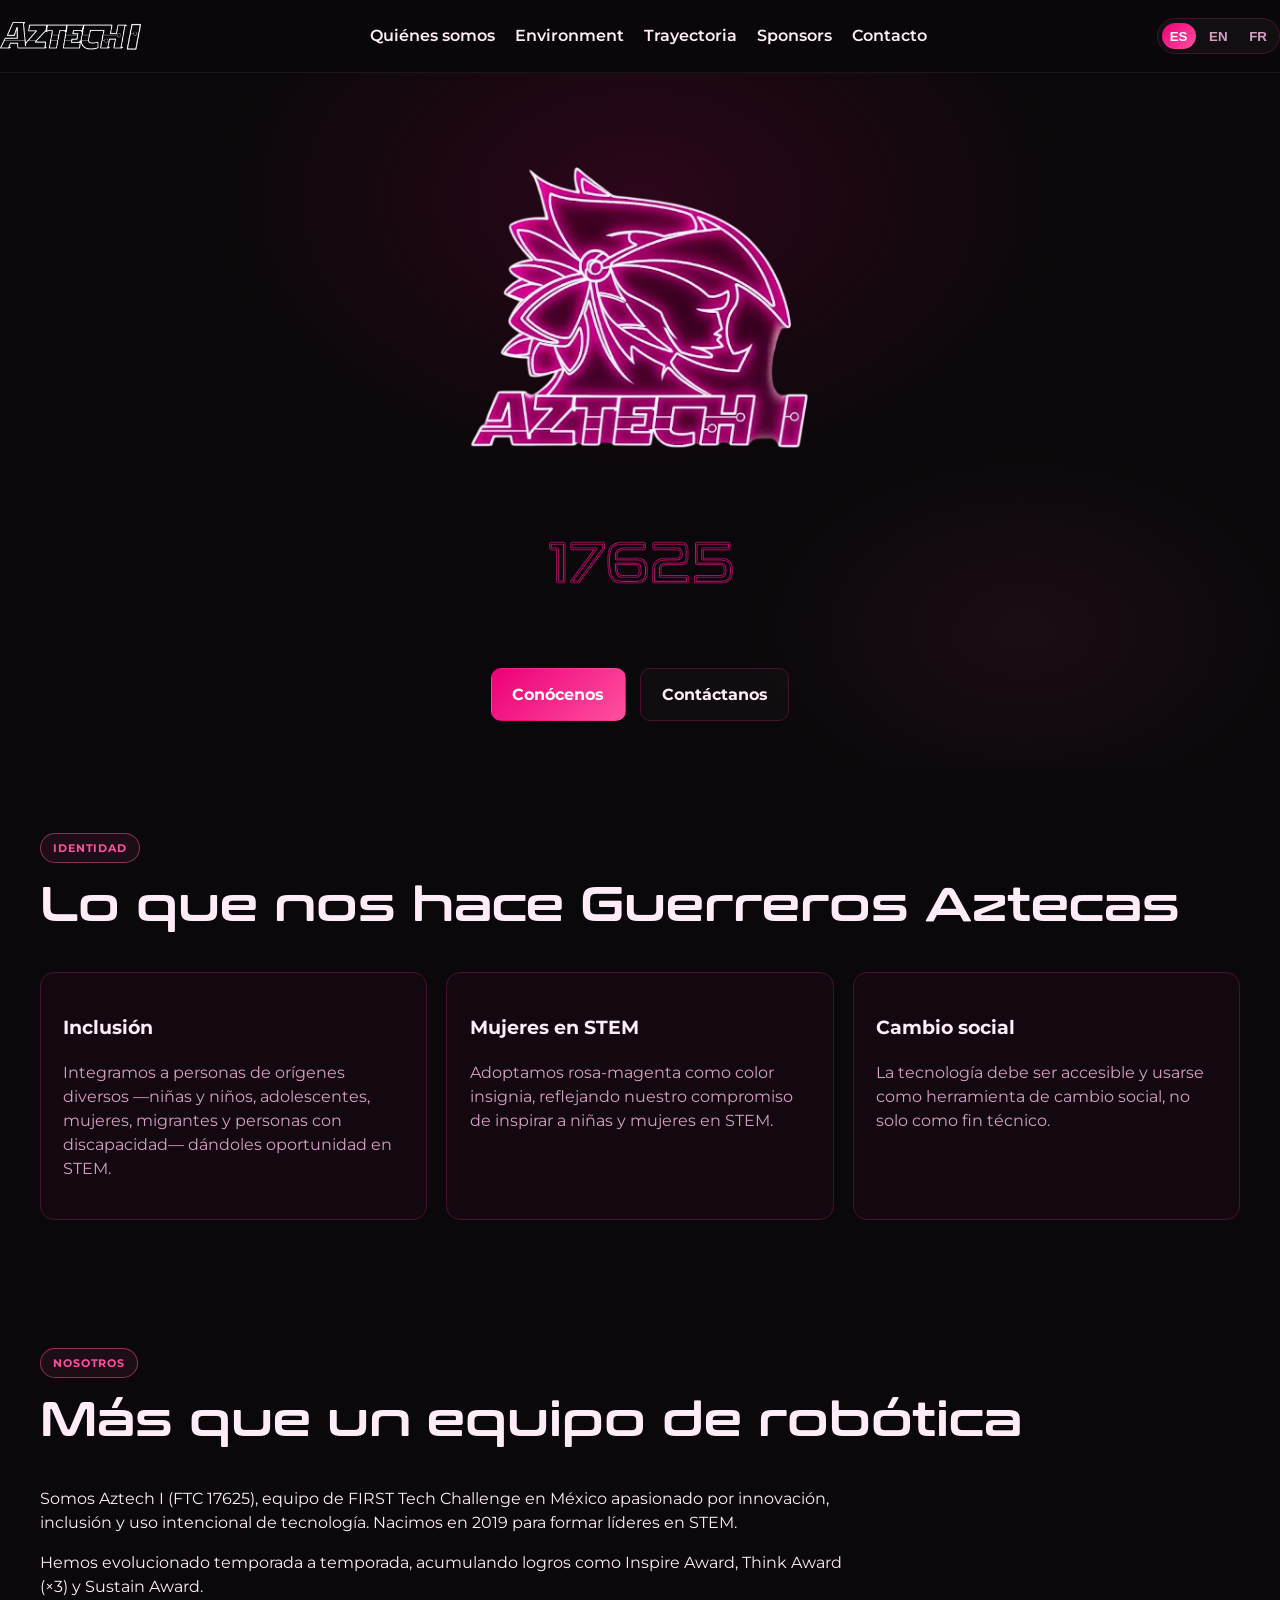
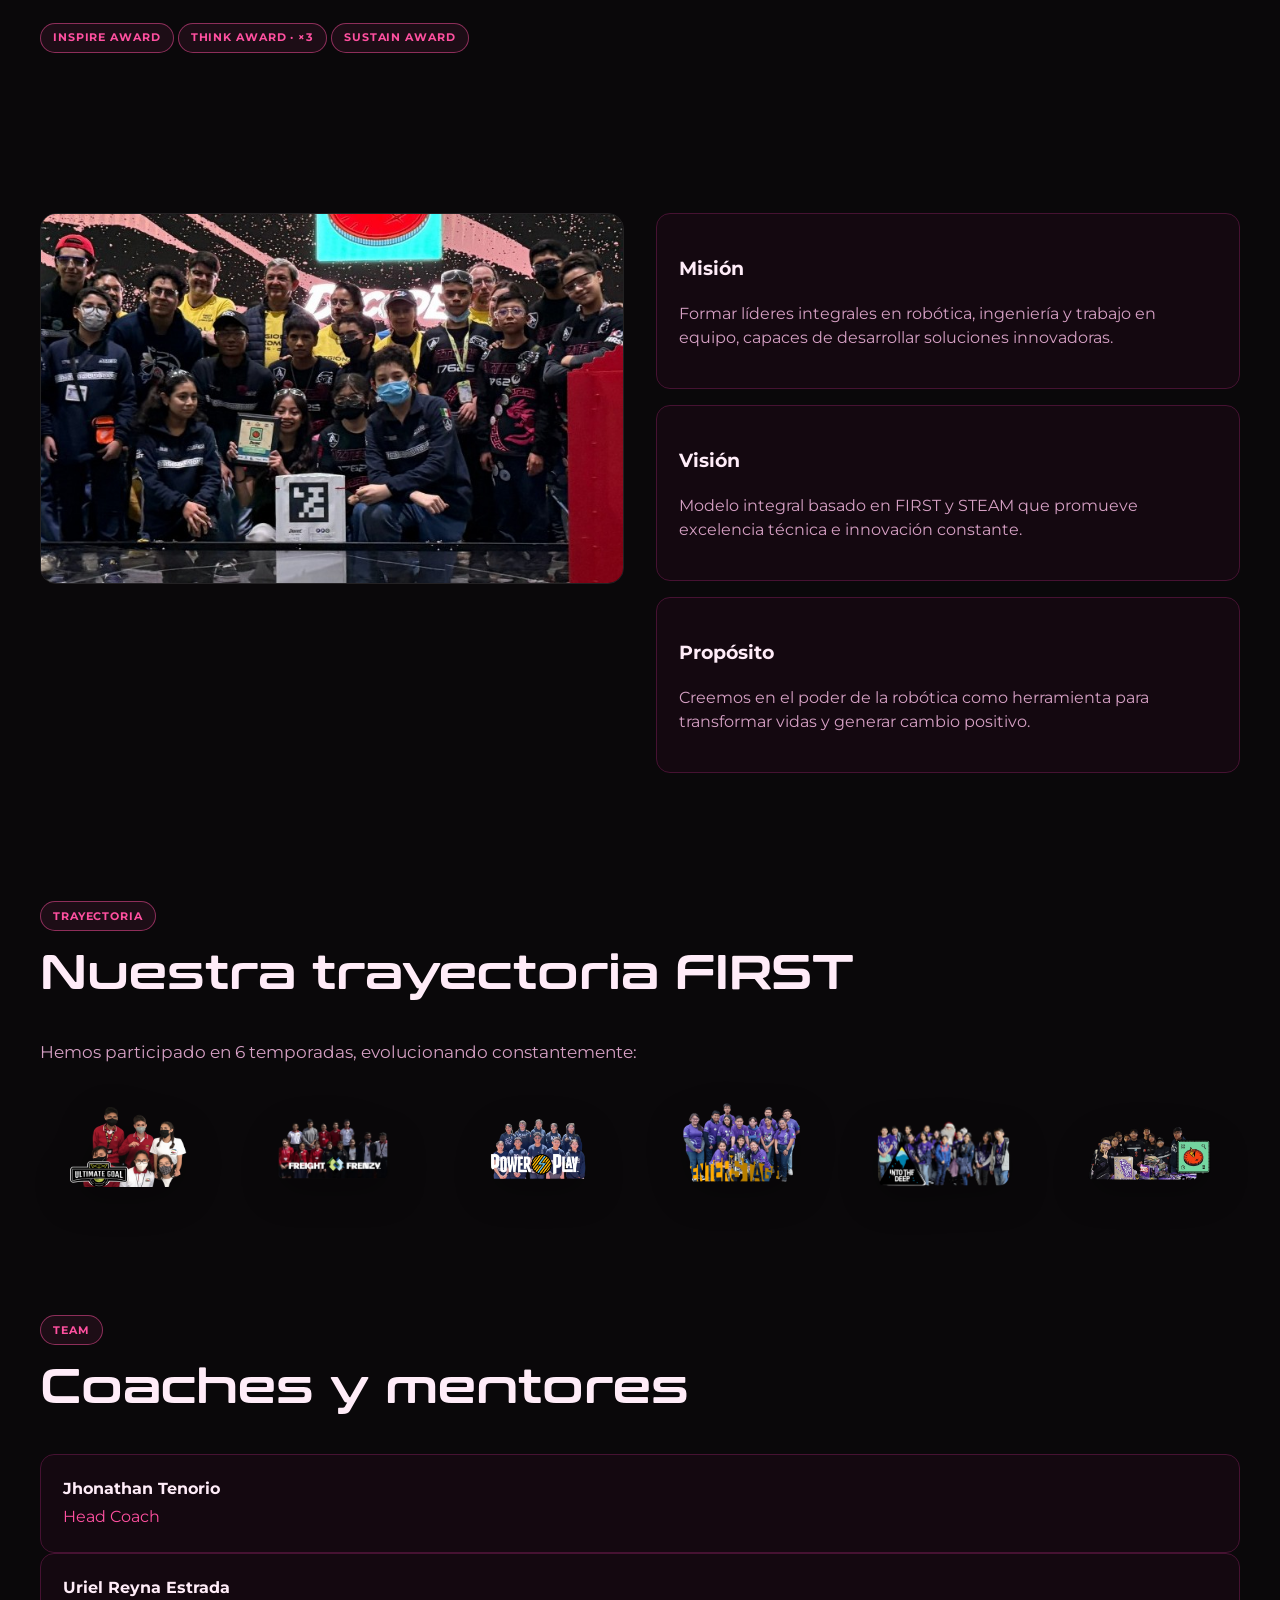
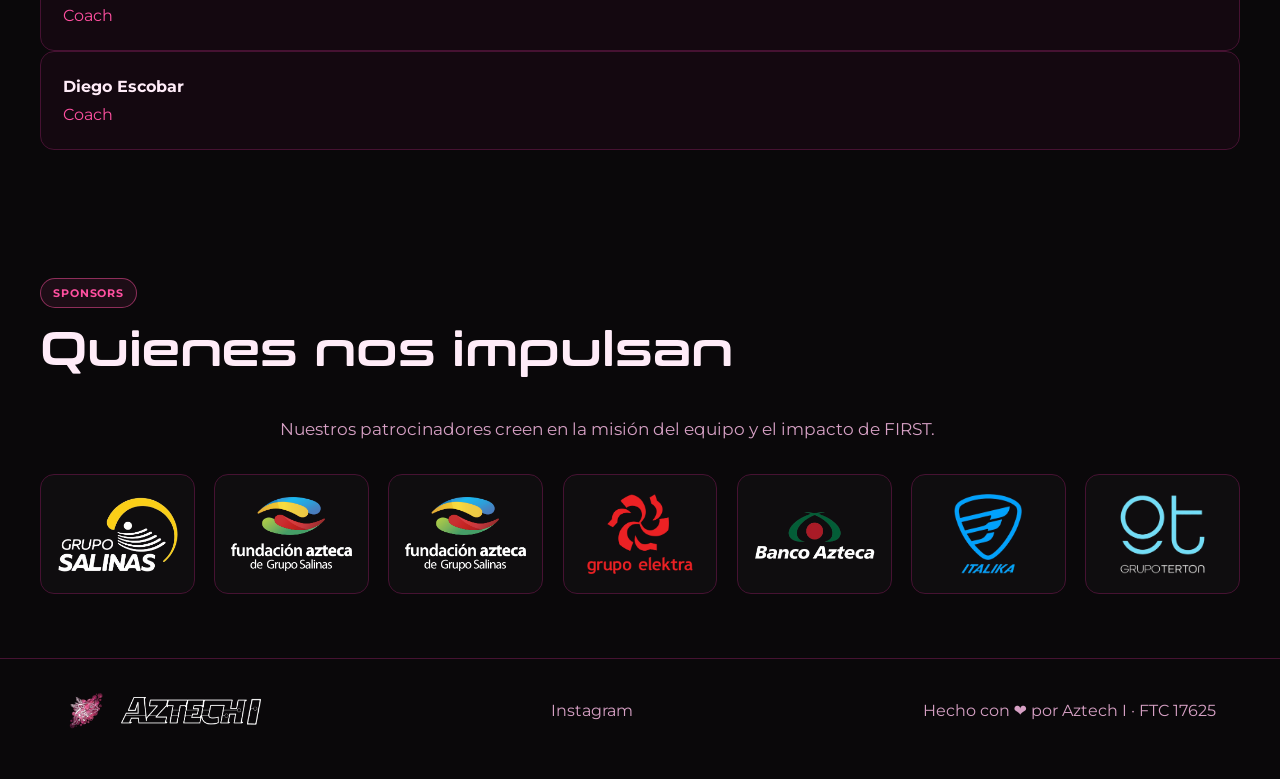
<file: index.html>
<!DOCTYPE html>
<html lang="es">
<head>
  <meta charset="UTF-8" />
  <meta name="viewport" content="width=device-width, initial-scale=1.0" />
  <title>Aztech I · FTC 17625</title>
  <meta name="description" content="Aztech I, equipo 17625 de FIRST Tech Challenge desde la CDMX. Innovación, inclusión y tecnología como herramienta de cambio social." />
  <link rel="icon" href="logo.png" />
  <link rel="stylesheet" href="styles.css" />
</head>
<body>
  <header class="site-header">
    <nav class="nav">
      <a href="index.html" class="nav-logo" aria-label="Inicio">
        <img src="wordmark.png" alt="Aztech I" style="height: 28px; width: auto;" />
      </a>
      <ul class="nav-links">
        <li><a href="#nosotros" data-en="About us" data-fr="À propos">Quiénes somos</a></li>
        <li><a href="environment.html" data-en="Environment" data-fr="Environnement">Environment</a></li>
        <li><a href="#trayectoria" data-en="Journey" data-fr="Parcours">Trayectoria</a></li>
        <li><a href="#sponsors">Sponsors</a></li>
        <li><a href="#contacto" data-en="Contact" data-fr="Contact">Contacto</a></li>
      </ul>
      <div class="nav-actions">
        <div class="lang-switch" role="group" aria-label="Idioma / Language / Langue">
          <button type="button" class="lang-btn is-active" data-lang="es">ES</button>
          <button type="button" class="lang-btn" data-lang="en">EN</button>
          <button type="button" class="lang-btn" data-lang="fr">FR</button>
        </div>
      </div>
    </nav>
  </header>

  <section class="hero">
    <img class="hero-logo" src="hero-logo.png" alt="Aztech I" style="max-width: 480px; margin: 0 auto; display: block;" />
    <img class="hero-art" src="hero-art.png" alt="17625" style="max-width: 220px; margin: 1.5rem auto 0; display: block;" />
    <div class="hero-cta">
      <a href="#identidad" class="btn btn-accent" data-en="Get to know us" data-fr="Découvrez-nous">Conócenos</a>
      <a href="https://www.instagram.com/aztech_1_17625/" target="_blank" class="btn btn-outline" data-en="Contact us" data-fr="Contactez-nous">Contáctanos</a>
    </div>
  </section>

  <section id="identidad" class="container section">
    <span class="badge">Identidad</span>
    <h2 class="section-title" data-en="What makes us Aztec Warriors" data-fr="Ce qui fait de nous des Guerriers Aztèques">Lo que nos hace Guerreros Aztecas</h2>
    <div class="cards-3">
      <div class="card">
        <h3>Inclusión</h3>
        <p>Integramos a personas de orígenes diversos —niñas y niños, adolescentes, mujeres, migrantes y personas con discapacidad— dándoles oportunidad en STEM.</p>
      </div>
      <div class="card">
        <h3>Mujeres en STEM</h3>
        <p>Adoptamos rosa-magenta como color insignia, reflejando nuestro compromiso de inspirar a niñas y mujeres en STEM.</p>
      </div>
      <div class="card">
        <h3>Cambio social</h3>
        <p>La tecnología debe ser accesible y usarse como herramienta de cambio social, no solo como fin técnico.</p>
      </div>
    </div>
  </section>

  <section id="nosotros" class="container section">
    <span class="badge">Nosotros</span>
    <h2 class="section-title">Más que un equipo de robótica</h2>
    <div style="max-width: 52rem;">
      <p>Somos Aztech I (FTC 17625), equipo de FIRST Tech Challenge en México apasionado por innovación, inclusión y uso intencional de tecnología. Nacimos en 2019 para formar líderes en STEM.</p>
      <p style="margin-top: 1rem;">Hemos evolucionado temporada a temporada, acumulando logros como Inspire Award, Think Award (×3) y Sustain Award.</p>
      <div class="badges" style="margin-top: 1.5rem;">
        <span class="badge">Inspire Award</span>
        <span class="badge">Think Award · ×3</span>
        <span class="badge">Sustain Award</span>
      </div>
    </div>
  </section>

  <section class="container section">
    <div class="about-media">
      <div>
        <img src="team.png" alt="Equipo Aztech I 17625" style="width: 100%; border-radius: 1rem; border: 1px solid rgba(255,255,255,0.1);" />
      </div>
      <div style="display: grid; gap: 1rem;">
        <div class="card">
          <h3>Misión</h3>
          <p>Formar líderes integrales en robótica, ingeniería y trabajo en equipo, capaces de desarrollar soluciones innovadoras.</p>
        </div>
        <div class="card">
          <h3>Visión</h3>
          <p>Modelo integral basado en FIRST y STEAM que promueve excelencia técnica e innovación constante.</p>
        </div>
        <div class="card">
          <h3>Propósito</h3>
          <p>Creemos en el poder de la robótica como herramienta para transformar vidas y generar cambio positivo.</p>
        </div>
      </div>
    </div>
  </section>

  <section id="trayectoria" class="container section">
    <span class="badge">Trayectoria</span>
    <h2 class="section-title">Nuestra trayectoria FIRST</h2>
    <p class="lead">Hemos participado en 6 temporadas, evolucionando constantemente:</p>
    <div class="season-logos">
      <img src="ultimate-goal.png" alt="Ultimate Goal" />
      <img src="freight-frenzy.png" alt="Freight Frenzy" />
      <img src="power-play.png" alt="Power Play" />
      <img src="center-stage.png" alt="Center Stage" />
      <img src="into-the-deep.png" alt="Into the Deep" />
      <img src="decode.png" alt="Decode" />
    </div>
  </section>

  <section class="container section">
    <span class="badge">Team</span>
    <h2 class="section-title">Coaches y mentores</h2>
    <div class="leads">
      <div class="card">
        <div style="font-weight: 700;">Jhonathan Tenorio</div>
        <div style="color: rgb(255 80 160); margin-top: 0.25rem;">Head Coach</div>
      </div>
      <div class="card">
        <div style="font-weight: 700;">Uriel Reyna Estrada</div>
        <div style="color: rgb(255 80 160); margin-top: 0.25rem;">Coach</div>
      </div>
      <div class="card">
        <div style="font-weight: 700;">Diego Escobar</div>
        <div style="color: rgb(255 80 160); margin-top: 0.25rem;">Coach</div>
      </div>
    </div>
  </section>

  <section id="sponsors" class="container section">
    <span class="badge">Sponsors</span>
    <h2 class="section-title">Quienes nos impulsan</h2>
    <p class="lead" style="margin: 0.75rem auto 0;">Nuestros patrocinadores creen en la misión del equipo y el impacto de FIRST.</p>
    <div class="sponsors-grid" style="margin-top: 2rem;">
      <div class="sponsor"><img src="grupo-salinas.png" alt="Grupo Salinas" /></div>
      <div class="sponsor"><img src="fundacion-azteca.png" alt="Fundación Azteca" /></div>
      <div class="sponsor"><img src="plantel-azteca.png" alt="Plantel Azteca" /></div>
      <div class="sponsor"><img src="grupo-elektra.png" alt="Grupo Elektra" /></div>
      <div class="sponsor"><img src="banco-azteca.png" alt="Banco Azteca" /></div>
      <div class="sponsor"><img src="italika.png" alt="Italika" /></div>
      <div class="sponsor"><img src="grupo-tierton.png" alt="Grupo Terton" /></div>
    </div>
  </section>

  <footer id="contacto" class="site-footer">
    <div class="container" style="display: flex; align-items: center; justify-content: space-between; gap: 1rem; flex-wrap: wrap;">
      <div style="display: flex; align-items: center; gap: 0.75rem;">
        <img src="logo.png" alt="Aztech I" style="height: 40px;" />
        <img src="wordmark.png" alt="Aztech I" style="height: 28px;" />
      </div>
      <a href="https://www.instagram.com/aztech_1_17625/" target="_blank" style="color: inherit;">Instagram</a>
      <p style="margin: 0; color: rgb(var(--muted-foreground));">Hecho con ❤️ por Aztech I · FTC 17625</p>
    </div>
  </footer>

  <script src="i18n.js"></script>
  <script src="script.js"></script>
</body>
</html>
</file>
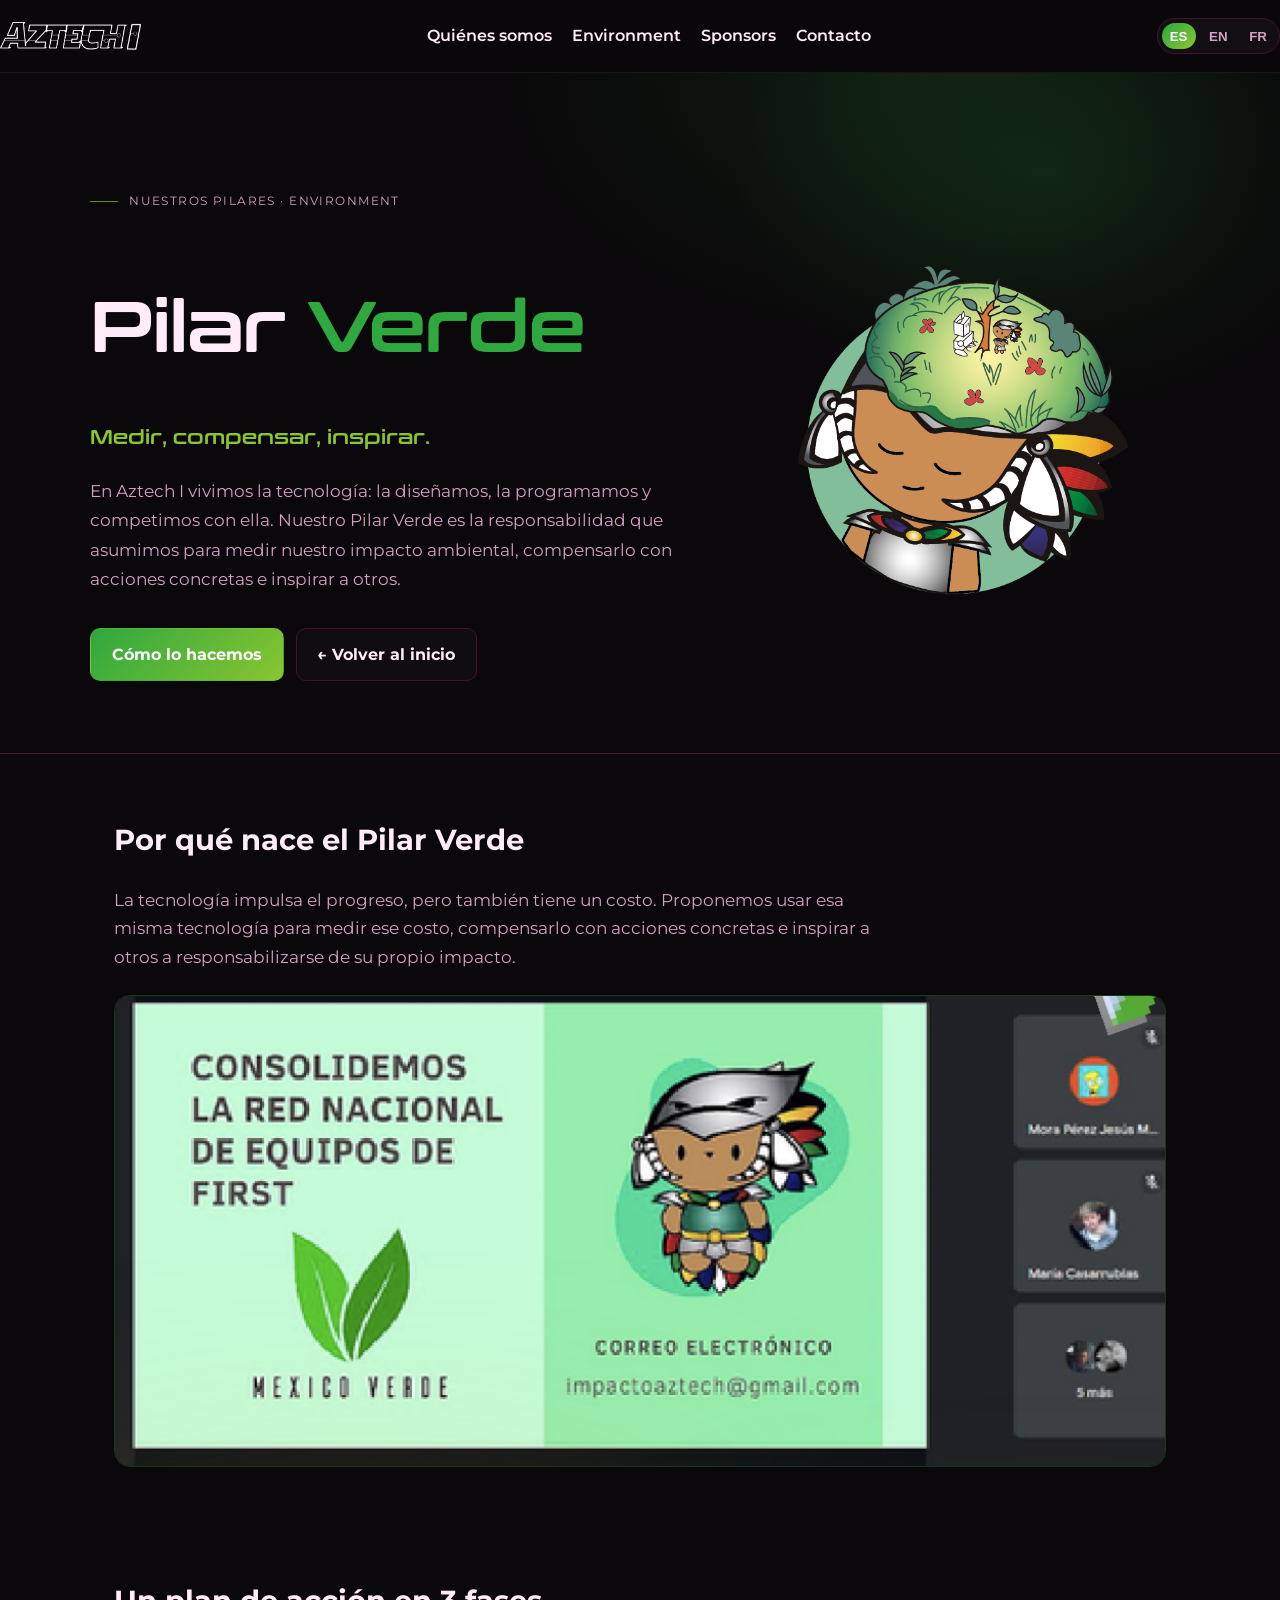
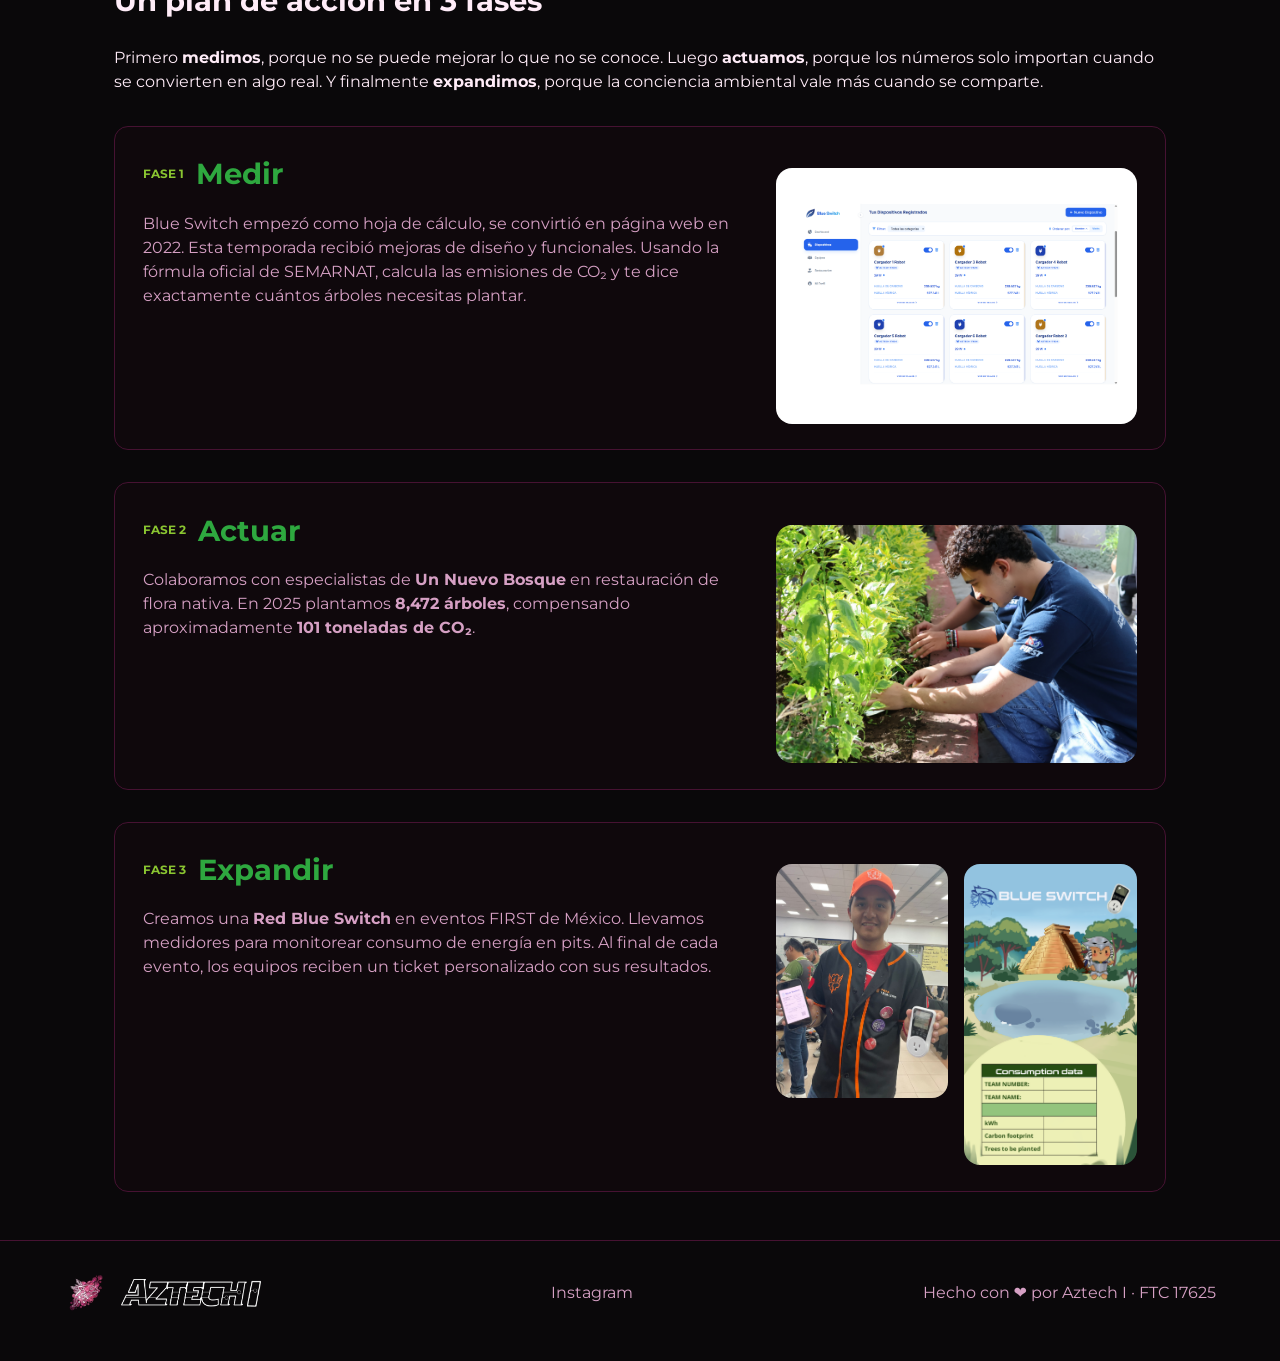
<file: environment.html>
<!DOCTYPE html>
<html lang="es">
<head>
  <meta charset="UTF-8" />
  <meta name="viewport" content="width=device-width, initial-scale=1.0" />
  <title>Environment · Aztech I</title>
  <meta name="description" content="Pilar Environment de Aztech I — Medir, compensar, inspirar." />
  <link rel="icon" href="logo.png" />
  <link rel="stylesheet" href="styles.css" />
  <link rel="stylesheet" href="environment.css" />
</head>
<body>
  <header class="site-header">
    <nav class="nav">
      <a href="index.html" class="nav-logo">
        <img src="wordmark.png" alt="Aztech I" style="height: 28px; width: auto;" />
      </a>
      <ul class="nav-links">
        <li><a href="index.html#nosotros">Quiénes somos</a></li>
        <li><a href="environment.html">Environment</a></li>
        <li><a href="index.html#sponsors">Sponsors</a></li>
        <li><a href="index.html#contacto">Contacto</a></li>
      </ul>
      <div class="nav-actions">
        <div class="lang-switch">
          <button class="lang-btn is-active" data-lang="es">ES</button>
          <button class="lang-btn" data-lang="en">EN</button>
          <button class="lang-btn" data-lang="fr">FR</button>
        </div>
      </div>
    </nav>
  </header>

  <section class="env-hero">
    <div class="env-hero-inner">
      <div class="env-hero-text">
        <span class="env-kicker">Nuestros pilares · Environment</span>
        <h1 class="env-title">Pilar <span style="color: rgb(46 168 63);">Verde</span></h1>
        <p class="env-subtitle">Medir, compensar, inspirar.</p>
        <p class="env-lead">En Aztech I vivimos la tecnología: la diseñamos, la programamos y competimos con ella. Nuestro Pilar Verde es la responsabilidad que asumimos para medir nuestro impacto ambiental, compensarlo con acciones concretas e inspirar a otros.</p>
        <div class="env-hero-actions">
          <a href="#proceso" class="btn btn-accent">Cómo lo hacemos</a>
          <a href="index.html" class="btn btn-outline">← Volver al inicio</a>
        </div>
      </div>
      <div>
        <img src="green-aztlo.png" alt="Aztlo Verde" style="width: clamp(11rem, 48vw, 21rem); margin: 0 auto; display: block;" />
      </div>
    </div>
  </section>

  <section style="max-width: 1100px; margin: 0 auto; padding: 3rem 1.5rem;">
    <h2 style="font-size: 1.8rem; margin-top: 1rem;">Por qué nace el Pilar Verde</h2>
    <p class="env-text">La tecnología impulsa el progreso, pero también tiene un costo. Proponemos usar esa misma tecnología para medir ese costo, compensarlo con acciones concretas e inspirar a otros a responsabilizarse de su propio impacto.</p>
    <img src="green-alliance.png" alt="Red nacional FIRST México Verde" style="width: 100%; margin-top: 1.5rem; border-radius: 1rem; border: 1px solid rgba(46,168,63,0.3);" />
  </section>

  <section id="proceso" style="max-width: 1100px; margin: 0 auto; padding: 3rem 1.5rem;">
    <h2 style="font-size: 1.8rem; margin-top: 1rem;">Un plan de acción en 3 fases</h2>
    <p>Primero <strong>medimos</strong>, porque no se puede mejorar lo que no se conoce. Luego <strong>actuamos</strong>, porque los números solo importan cuando se convierten en algo real. Y finalmente <strong>expandimos</strong>, porque la conciencia ambiental vale más cuando se comparte.</p>

    <div class="phase" style="margin-top: 2rem;">
      <div>
        <div style="display: flex; align-items: center; gap: 0.75rem; margin-bottom: 1rem;">
          <span style="font-size: 0.78rem; color: rgb(138 197 49); font-weight: 700; text-transform: uppercase;">Fase 1</span>
          <h3 style="font-size: 1.8rem; margin: 0; color: rgb(46 168 63);">Medir</h3>
        </div>
        <p style="color: rgb(var(--muted-foreground));">Blue Switch empezó como hoja de cálculo, se convirtió en página web en 2022. Esta temporada recibió mejoras de diseño y funcionales. Usando la fórmula oficial de SEMARNAT, calcula las emisiones de CO₂ y te dice exactamente cuántos árboles necesitas plantar.</p>
      </div>
      <img src="bs-app.png" alt="Blue Switch" style="margin-top: 1rem; width: 100%; border-radius: 1rem;" />
    </div>

    <div class="phase" style="margin-top: 2rem;">
      <div>
        <div style="display: flex; align-items: center; gap: 0.75rem; margin-bottom: 1rem;">
          <span style="font-size: 0.78rem; color: rgb(138 197 49); font-weight: 700; text-transform: uppercase;">Fase 2</span>
          <h3 style="font-size: 1.8rem; margin: 0; color: rgb(46 168 63);">Actuar</h3>
        </div>
        <p style="color: rgb(var(--muted-foreground));">Colaboramos con especialistas de <strong>Un Nuevo Bosque</strong> en restauración de flora nativa. En 2025 plantamos <strong>8,472 árboles</strong>, compensando aproximadamente <strong>101 toneladas de CO₂</strong>.</p>
      </div>
      <img src="reforestacion.png" alt="Reforestación" style="margin-top: 1rem; width: 100%; border-radius: 1rem;" />
    </div>

    <div class="phase" style="margin-top: 2rem;">
      <div>
        <div style="display: flex; align-items: center; gap: 0.75rem; margin-bottom: 1rem;">
          <span style="font-size: 0.78rem; color: rgb(138 197 49); font-weight: 700; text-transform: uppercase;">Fase 3</span>
          <h3 style="font-size: 1.8rem; margin: 0; color: rgb(46 168 63);">Expandir</h3>
        </div>
        <p style="color: rgb(var(--muted-foreground));">Creamos una <strong>Red Blue Switch</strong> en eventos FIRST de México. Llevamos medidores para monitorear consumo de energía en pits. Al final de cada evento, los equipos reciben un ticket personalizado con sus resultados.</p>
      </div>
      <div style="display: grid; grid-template-columns: 1fr 1fr; gap: 1rem; margin-top: 1rem;">
        <img src="pit-medidor.png" alt="Medidor" style="width: 100%; border-radius: 1rem;" />
        <img src="ticket-design.png" alt="Ticket" style="width: 100%; border-radius: 1rem;" />
      </div>
    </div>
  </section>

  <footer class="site-footer">
    <div class="container" style="display: flex; align-items: center; justify-content: space-between; gap: 1rem; flex-wrap: wrap;">
      <div style="display: flex; align-items: center; gap: 0.75rem;">
        <img src="logo.png" alt="Aztech I" style="height: 40px;" />
        <img src="wordmark.png" alt="Aztech I" style="height: 28px;" />
      </div>
      <a href="https://www.instagram.com/aztech_1_17625/" target="_blank">Instagram</a>
      <p style="margin: 0; color: rgb(var(--muted-foreground));">Hecho con ❤️ por Aztech I · FTC 17625</p>
    </div>
  </footer>

  <script src="i18n.js"></script>
  <script src="script.js"></script>
</body>
</html>
</file>
<file: styles.css>
@import url("https://fonts.googleapis.com/css2?family=Montserrat:ital,wght@0,400;0,500;0,600;0,700;0,800;1,400;1,600&display=swap");

@font-face {
  font-family: "Conthrax";
  src: url("Conthrax-SemiBold.otf") format("opentype");
  font-weight: 100 900;
  font-style: normal;
  font-display: swap;
}

:root {
  --background: 10 8 10;
  --surface: 20 8 16;
  --surface-2: 32 10 24;
  --border: 70 18 50;
  --foreground: 255 236 248;
  --muted-foreground: 214 160 196;
  --primary: 236 0 120;
  --primary-foreground: 255 255 255;
  --accent: 255 80 160;
  --accent-foreground: 10 0 8;
  --radius: 14px;
  --font-heading: "Conthrax", "Montserrat", system-ui, sans-serif;
  --font-body: "Montserrat", system-ui, sans-serif;
  --font-mono: "Montserrat", system-ui, sans-serif;
}

* { box-sizing: border-box; }
html { scroll-behavior: smooth; }
body {
  margin: 0;
  min-height: 100vh;
  font-family: var(--font-body);
  background: rgb(var(--background));
  color: rgb(var(--foreground));
  line-height: 1.5;
}
img { max-width: 100%; display: block; }
a { color: inherit; text-decoration: none; }
.container { max-width: 1200px; margin: 0 auto; padding: 0 1.5rem; }
header.site-header {
  position: sticky;
  top: 0;
  z-index: 20;
  background: rgba(10, 8, 10, 0.85);
  backdrop-filter: blur(8px);
  border-bottom: 1px solid rgba(255,255,255,0.06);
}
.nav {
  display: flex;
  align-items: center;
  justify-content: space-between;
  min-height: 72px;
}
.nav-logo img { height: 28px; width: auto; }
.nav-links {
  display: flex;
  gap: 1.25rem;
  list-style: none;
  padding: 0;
  margin: 0;
  font-weight: 600;
}
.nav-links a:hover { color: rgb(var(--accent)); }
.nav-actions { display: flex; align-items: center; gap: 0.75rem; }
.lang-switch {
  display: inline-flex;
  gap: 0.35rem;
  padding: 0.25rem;
  border: 1px solid rgb(var(--border));
  border-radius: 999px;
  background: rgba(255,255,255,0.03);
}
.lang-btn {
  background: transparent;
  border: none;
  color: rgb(var(--muted-foreground));
  cursor: pointer;
  font-weight: 700;
  padding: 0.35rem 0.5rem;
  border-radius: 999px;
}
.lang-btn.is-active {
  background: linear-gradient(135deg, rgb(var(--primary)), rgb(var(--accent)));
  color: white;
}
.btn {
  display: inline-flex;
  align-items: center;
  justify-content: center;
  border-radius: 10px;
  padding: 0.85rem 1.3rem;
  font-weight: 700;
  border: 1px solid transparent;
}
.btn-accent {
  background: linear-gradient(135deg, rgb(var(--primary)), rgb(var(--accent)));
  color: white;
}
.btn-outline {
  border-color: rgb(var(--border));
  background: rgba(255,255,255,0.02);
  color: rgb(var(--foreground));
}
.hero {
  padding: 5rem 0 3rem;
  text-align: center;
  background:
    radial-gradient(45rem 30rem at 50% 18%, rgba(236,0,120,0.15), transparent 60%),
    radial-gradient(30rem 20rem at 80% 80%, rgba(255,80,160,0.07), transparent 60%);
}
.hero-logo { margin: 0 auto; max-width: 480px; }
.hero-art { margin: 1.25rem auto 0; max-width: 220px; }
.hero-cta { margin-top: 1.5rem; display: flex; justify-content: center; gap: 0.85rem; flex-wrap: wrap; }
.section { padding: 4rem 0; }
.badge {
  display: inline-block;
  padding: 0.35rem 0.75rem;
  border-radius: 999px;
  border: 1px solid rgba(255,80,160,0.5);
  background: rgba(255,80,160,0.08);
  color: rgb(var(--accent));
  font-size: 0.7rem;
  font-weight: 700;
  letter-spacing: 0.08em;
  text-transform: uppercase;
}
.section-title {
  margin-top: 1rem;
  font-family: var(--font-heading);
  font-size: clamp(2rem, 4vw, 3rem);
  line-height: 1.1;
}
.lead {
  margin-top: 0.8rem;
  max-width: 720px;
  color: rgb(var(--muted-foreground));
  font-size: 1.05rem;
}
.cards-3 {
  display: grid;
  grid-template-columns: repeat(auto-fit, minmax(220px, 1fr));
  gap: 1.2rem;
  margin-top: 2rem;
}
.card {
  border: 1px solid rgb(var(--border));
  background: rgb(var(--surface));
  border-radius: var(--radius);
  padding: 1.4rem;
}
.card p { color: rgb(var(--muted-foreground)); }
.about-media {
  display: grid;
  grid-template-columns: repeat(auto-fit, minmax(280px, 1fr));
  gap: 2rem;
  margin-top: 2rem;
}
.team-photo-wrap { overflow: hidden; border-radius: 1rem; border: 1px solid rgb(var(--border)); }
.mva { display: grid; gap: 1rem; }
.traj-card { margin-top: 2rem; }
.season-logos {
  display: grid;
  grid-template-columns: repeat(auto-fit, minmax(120px, 1fr));
  gap: 1rem;
  margin-top: 2rem;
}
.season-logos img {
  width: 100%;
  height: 90px;
  object-fit: contain;
  filter: drop-shadow(0 10px 18px rgba(0,0,0,0.3));
}
.sponsors-grid {
  display: grid;
  grid-template-columns: repeat(auto-fit, minmax(140px, 1fr));
  gap: 1.2rem;
  margin-top: 2rem;
}
.sponsor {
  display: flex;
  align-items: center;
  justify-content: center;
  min-height: 120px;
  border-radius: var(--radius);
  border: 1px solid rgb(var(--border));
  background: rgba(255,255,255,0.02);
  padding: 1rem;
}
.sponsor img { max-height: 80px; width: auto; }
.site-footer {
  padding: 2rem 0 3rem;
  border-top: 1px solid rgb(var(--border));
  color: rgb(var(--muted-foreground));
}
.footer-mini {
  display: flex;
  align-items: center;
  justify-content: space-between;
  gap: 1rem;
  flex-wrap: wrap;
}
.footer-mini-brand { display: flex; align-items: center; gap: 0.75rem; }
.footer-logo, .footer-wordmark { max-height: 40px; }
@media (max-width: 640px) {
  .nav-links { display: none; }
  .nav-actions { margin-left: auto; }
  .footer-mini { justify-content: center; }
}

/* Environment page */
.env-hero {
  padding: 4rem 0 2rem;
  background: radial-gradient(45rem 30rem at 70% 0%, rgba(46,168,63,0.12), transparent 55%);
}
.env-hero-inner {
  display: grid;
  grid-template-columns: repeat(auto-fit, minmax(280px, 1fr));
  gap: 2rem;
  align-items: center;
}
.env-hero .env-title {
  font-family: var(--font-heading);
  font-size: clamp(2.5rem, 6vw, 4.5rem);
  line-height: 1;
}
.env-hero .env-title .g { color: rgb(46 168 63); }
.env-hero .env-subtitle { color: rgb(138 197 49); font-size: 1.2rem; font-weight: 700; }
.env-hero .env-lead { color: rgb(var(--muted-foreground)); max-width: 60ch; }
.env-hero-actions { display: flex; gap: 0.75rem; flex-wrap: wrap; margin-top: 1.5rem; }
.env-stats {
  display: grid;
  grid-template-columns: repeat(auto-fit, minmax(180px, 1fr));
  gap: 1rem;
  margin-top: 2rem;
}
.env-stat {
  border: 1px solid rgb(var(--border));
  border-radius: var(--radius);
  background: rgba(255,255,255,0.02);
  padding: 1.5rem 1rem;
  text-align: center;
}
.env-stat .num { font-size: clamp(2rem, 5vw, 3rem); font-weight: 800; color: rgb(46 168 63); }
.env-stat .lbl { color: rgb(var(--muted-foreground)); margin-top: 0.35rem; }
.phase {
  border: 1px solid rgb(var(--border));
  background: rgb(var(--surface));
  border-radius: var(--radius);
  padding: 1.5rem;
  margin-top: 1.5rem;
}
.phase-body p { color: rgb(var(--muted-foreground)); }
.phase-head { display: flex; align-items: center; gap: 0.75rem; }
.phase-n { font-size: 0.78rem; letter-spacing: 0.08em; text-transform: uppercase; color: rgb(138 197 49); }
.phase-head h3 { font-size: 1.8rem; }
.phase-tags { display: flex; gap: 0.75rem; flex-wrap: wrap; margin-top: 1rem; }
.phase-tag {
  background: rgba(46,168,63,0.08);
  border: 1px solid rgba(46,168,63,0.3);
  border-radius: 10px;
  padding: 0.8rem 1rem;
}
.goal-item {
  display: flex; gap: 0.7rem;
  border: 1px solid rgb(var(--border));
  border-radius: 10px;
  padding: 0.9rem 1rem;
  margin-top: 0.8rem;
}
.goal-item .gi { color: rgb(46 168 63); font-weight: 800; }

@media (max-width: 640px) {
  .nav-links { display: none; }
  .hero { padding-top: 3rem; }
}
</file>
<file: environment.css>
/* ════════════════════════════════════════════════════════════════════════
   Pilar Environment — paleta verde (Green Pillar / Blue Switch).
   Hereda la base de styles.css y la re-tematiza aquí.
   ════════════════════════════════════════════════════════════════════════ */
:root {
  --primary: 46 168 63;    /* #2ea83f verde Environment */
  --accent: 138 197 49;    /* #8ac531 verde lima */
}

/* El logo del footer brilla en verde */
.footer-logo { filter: drop-shadow(0 0 22px rgba(46, 168, 63, 0.45)); }

/* ───────── Hero ───────── */
.env-hero {
  position: relative;
  isolation: isolate;
  overflow: hidden;
  padding: 7rem 1.5rem 4.5rem;
  border-bottom: 1px solid rgb(var(--border));
}
.env-hero::before {
  content: "";
  position: absolute;
  inset: 0;
  z-index: -1;
  pointer-events: none;
  background: radial-gradient(32rem 24rem at 82% 15%, rgb(var(--primary) / 0.14), transparent 62%);
}
.env-hero-inner {
  max-width: 1100px;
  margin-inline: auto;
  display: grid;
  gap: 2.75rem;
  align-items: center;
}
@media (min-width: 880px) {
  .env-hero-inner { grid-template-columns: 1.12fr 0.88fr; gap: 3.5rem; }
}

.env-hero-text { max-width: 38rem; }
.env-kicker {
  display: inline-flex;
  align-items: center;
  gap: 0.7rem;
  margin-bottom: 1.4rem;
  font-family: var(--font-mono);
  font-size: 0.74rem;
  letter-spacing: 0.12em;
  text-transform: uppercase;
  color: rgb(var(--muted-foreground));
}
.env-kicker::before {
  content: "";
  width: 1.75rem;
  height: 1px;
  background: rgb(var(--accent) / 0.7);
}
.env-title {
  font-size: clamp(2.6rem, 7vw, 4.5rem);
  line-height: 0.98;
  letter-spacing: -0.02em;
}
.env-title .g { color: rgb(var(--primary)); }
.env-subtitle {
  margin-top: 1.1rem;
  font-family: var(--font-heading);
  font-weight: 600;
  font-size: clamp(1.1rem, 2.6vw, 1.5rem);
  color: rgb(var(--accent));
}
.env-lead {
  margin-top: 1.5rem;
  font-size: 1.05rem;
  line-height: 1.75;
  color: rgb(var(--muted-foreground));
}
.env-hero-actions {
  margin-top: 2.1rem;
  display: flex;
  flex-wrap: wrap;
  gap: 0.75rem;
}

.env-hero-figure {
  position: relative;
  display: flex;
  justify-content: center;
}
.env-hero-figure::before {
  content: "";
  position: absolute;
  top: 50%;
  left: 50%;
  width: 82%;
  aspect-ratio: 1;
  transform: translate(-50%, -50%);
  border-radius: 50%;
  background: radial-gradient(circle, rgb(var(--primary) / 0.12), transparent 66%);
  z-index: -1;
}
.env-hero-figure img {
  width: clamp(14rem, 30vw, 21rem);
  height: auto;
  filter: drop-shadow(0 22px 44px rgba(0, 0, 0, 0.5));
}
@media (max-width: 879px) {
  .env-hero-text { max-width: none; }
  .env-hero-figure { order: -1; }
  .env-hero-figure img { width: clamp(11rem, 48vw, 15rem); }
}

/* ───────── Secciones ───────── */
.env-section { max-width: 1100px; margin-inline: auto; padding: 3.25rem 1.5rem; }
.env-eyebrow {
  display: inline-flex;
  align-items: center;
  gap: 0.7rem;
  font-family: var(--font-mono);
  font-size: 0.74rem;
  font-weight: 600;
  letter-spacing: 0.1em;
  text-transform: uppercase;
  color: rgb(var(--primary));
}
.env-eyebrow::before {
  content: "";
  width: 1.75rem;
  height: 1px;
  background: rgb(var(--primary) / 0.6);
}
.env-section h2 {
  margin-top: 0.75rem;
  font-size: clamp(1.875rem, 4vw, 2.5rem);
}
.env-text {
  margin-top: 1.25rem;
  max-width: 48rem;
  color: rgb(var(--muted-foreground));
  font-size: 1.05rem;
  line-height: 1.7;
}
.env-text strong { color: rgb(var(--foreground)); font-weight: 700; }
.env-text .hl { color: rgb(var(--primary)); font-weight: 700; }

/* ───────── Cifras destacadas (banda) ───────── */
.env-stats-section { padding-top: 2.25rem; padding-bottom: 0.75rem; }
.env-headline-stats {
  display: grid;
  gap: 1rem;
  grid-template-columns: 1fr;
}
@media (min-width: 720px) { .env-headline-stats { grid-template-columns: repeat(3, 1fr); } }
.env-hstat {
  border-radius: var(--radius);
  border: 1px solid rgb(var(--border));
  background: rgb(var(--surface) / 0.5);
  padding: 1.5rem 1.25rem;
  text-align: center;
}
.env-hstat--feature {
  border-color: rgb(var(--primary) / 0.5);
  background: rgb(var(--primary) / 0.08);
}
.env-hstat .num {
  font-family: var(--font-heading);
  font-weight: 700;
  font-size: clamp(2.5rem, 7vw, 3.75rem);
  line-height: 1;
  background: linear-gradient(120deg, rgb(var(--accent)), rgb(var(--primary)));
  -webkit-background-clip: text;
  background-clip: text;
  color: transparent;
}
.env-hstat .lbl {
  margin-top: 0.5rem;
  font-weight: 700;
  text-transform: uppercase;
  letter-spacing: 0.04em;
  font-size: 0.82rem;
  color: rgb(var(--foreground));
}

/* ───────── Intro "Por qué nace" (texto + imagen) ───────── */
.env-why-intro {
  display: grid;
  gap: 2rem;
  align-items: center;
}
@media (min-width: 860px) {
  .env-why-intro { grid-template-columns: 1.05fr 0.95fr; gap: 3rem; }
  /* Variante con la imagen a la izquierda (ritmo alternado) */
  .env-why-intro--flip { grid-template-columns: 0.95fr 1.05fr; }
  .env-why-intro--flip .env-why-figure { order: 1; }
  .env-why-intro--flip .env-why-text { order: 2; }
}
.env-why-text .env-text { margin-top: 1.25rem; }
.env-why-figure {
  margin: 0;
}
.env-why-main {
  display: block;
  width: 100%;
  height: auto;
  border-radius: var(--radius);
  border: 1px solid rgb(var(--primary) / 0.28);
  box-shadow:
    0 18px 40px -22px rgb(var(--primary) / 0.5),
    0 4px 16px -8px rgb(var(--accent) / 0.35);
}

/* ───────── Objetivos ───────── */
.obj-grid {
  margin-top: 2.5rem;
  display: grid;
  gap: 1.25rem;
}
@media (min-width: 640px) { .obj-grid { grid-template-columns: repeat(2, 1fr); } }
.env-obj {
  position: relative;
  overflow: hidden;
  border-radius: var(--radius);
  border: 1px solid rgb(var(--border));
  border-left: 3px solid rgb(var(--primary));
  background: rgb(var(--surface) / 0.6);
  padding: 1.5rem 1.6rem;
  transition: all 0.2s ease;
}
.env-obj:hover { border-color: rgb(var(--primary) / 0.6); transform: translateY(-3px); }
.env-obj .obj-n {
  font-family: var(--font-mono);
  font-size: 0.85rem;
  font-weight: 700;
  color: rgb(var(--accent));
}
.env-obj h3 { margin-top: 0.4rem; font-size: 1.15rem; }
.env-obj p { margin-top: 0.6rem; font-size: 0.96rem; color: rgb(var(--muted-foreground)); line-height: 1.6; }

/* ───────── Público objetivo ───────── */
.aud-grid {
  margin-top: 2.5rem;
  display: grid;
  gap: 1.25rem;
}
@media (min-width: 768px) { .aud-grid { grid-template-columns: repeat(2, 1fr); } }
.aud-card {
  border-radius: var(--radius);
  border: 1px solid rgb(var(--border));
  border-top: 3px solid rgb(var(--primary));
  background: rgb(var(--surface) / 0.6);
  padding: 1.5rem;
  transition: all 0.2s ease;
}
.aud-card:hover { border-color: rgb(var(--primary) / 0.6); transform: translateY(-3px); }
.aud-card h3 { font-size: 1.15rem; color: rgb(var(--primary)); }
.aud-card p { margin-top: 0.75rem; font-size: 0.95rem; color: rgb(var(--muted-foreground)); line-height: 1.6; }

/* ───────── Cita / Why ───────── */
.env-quote-block {
  position: relative;
  overflow: hidden;
  margin-top: 0.5rem;
  border: 1px solid rgb(var(--primary) / 0.4);
  border-radius: var(--radius);
  background: linear-gradient(135deg, rgb(var(--surface) / 0.85), rgb(var(--surface-2) / 0.6));
  padding: 2rem;
}
.env-quote-block::before {
  content: "";
  position: absolute;
  inset: 0;
  background: radial-gradient(24rem 16rem at 100% 0%, rgb(var(--primary) / 0.16), transparent 60%);
  pointer-events: none;
}
.env-quote {
  position: relative;
  max-width: 52rem;
  font-family: var(--font-heading);
  font-weight: 600;
  font-size: clamp(1.2rem, 2.8vw, 1.7rem);
  line-height: 1.4;
}
.env-quote .hl { color: rgb(var(--primary)); }
.env-quote-foot {
  position: relative;
  margin-top: 1.25rem;
  color: rgb(var(--muted-foreground));
  font-size: 1rem;
  line-height: 1.65;
}

/* ───────── Cómo (sostenibilidad) ───────── */
.how-grid {
  margin-top: 2.5rem;
  display: grid;
  gap: 1.25rem;
}
@media (min-width: 768px) { .how-grid { grid-template-columns: repeat(3, 1fr); } }
.how-card {
  position: relative;
  overflow: hidden;
  border-radius: var(--radius);
  padding: 1.6rem;
  color: #fff;
  background: linear-gradient(135deg, rgb(var(--primary)), rgb(34 110 48));
}
.how-card::before {
  content: "";
  position: absolute;
  inset: 0;
  background: radial-gradient(18rem 12rem at 110% -10%, rgb(var(--accent) / 0.14), transparent 60%);
  pointer-events: none;
}
.how-card .how-k {
  position: relative;
  font-family: var(--font-mono);
  font-size: 0.8rem;
  opacity: 0.9;
}
.how-card h3 { position: relative; margin-top: 0.3rem; font-size: 1.2rem; }
.how-card p { position: relative; margin-top: 0.6rem; font-size: 0.93rem; color: rgba(255, 255, 255, 0.92); line-height: 1.6; }

/* ───────── Blue Switch lockup ───────── */
.bs-lockup {
  display: flex;
  align-items: center;
  gap: 1rem;
  flex-wrap: wrap;
  margin-bottom: 1.75rem;
}
.bs-btn {
  margin-left: auto;
  color: #fff;
  border: none;
  background: linear-gradient(120deg, #4f7cc4, #2e4f8f);
  box-shadow: 0 10px 24px -10px rgba(46, 79, 143, 0.8);
}
.bs-btn:hover {
  filter: brightness(1.05);
  transform: translateY(-1px);
  box-shadow: 0 14px 30px -10px rgba(46, 79, 143, 0.9);
}
@media (max-width: 560px) { .bs-btn { margin-left: 0; } }
.bs-logo {
  width: clamp(3rem, 8vw, 4.25rem);
  height: auto;
  filter: drop-shadow(0 8px 20px rgba(59, 94, 160, 0.45));
}
.bs-lockup-text { display: flex; flex-direction: column; line-height: 1.15; }
.bs-name {
  font-family: var(--font-heading);
  font-weight: 700;
  font-size: clamp(1.4rem, 3.5vw, 2rem);
  background: linear-gradient(120deg, #6f9bd8, #2e4f8f);
  -webkit-background-clip: text;
  background-clip: text;
  color: transparent;
}
.bs-tagline {
  margin-top: 0.2rem;
  font-family: var(--font-mono);
  font-size: 0.78rem;
  letter-spacing: 0.1em;
  text-transform: uppercase;
  color: rgb(var(--muted-foreground));
}

/* ───────── Proceso (fases) ───────── */
.phase {
  margin-top: 1.5rem;
  border-radius: var(--radius);
  border: 1px solid rgb(var(--border));
  background: rgb(var(--surface) / 0.55);
  padding: 1.6rem 1.75rem;
}
@media (min-width: 820px) {
  .phase { display: grid; grid-template-columns: 1.25fr 0.75fr; gap: 1.9rem; align-items: start; }
}

/* Fase con foto a lo alto, pegada al borde derecho de la card (se recorta) */
.env-shot--fill { margin: 0; border: none; border-radius: 0.7rem; overflow: hidden; box-shadow: none; background: none; }
.env-shot--fill img { display: block; width: 100%; height: auto; aspect-ratio: 16 / 9; object-fit: cover; }
@media (min-width: 820px) {
  .phase--media-right { padding: 0; overflow: hidden; align-items: stretch; }
  .phase--media-right .phase-body { padding: 1.7rem 0 1.7rem 1.9rem; }
  .phase--media-right .env-shot--fill { border-radius: 0; height: 100%; }
  .phase--media-right .env-shot--fill img { height: 100%; aspect-ratio: auto; }
}
.phase-head {
  display: flex;
  align-items: baseline;
  gap: 0.85rem;
  flex-wrap: wrap;
}
.phase-n {
  font-family: var(--font-mono);
  font-size: 0.8rem;
  font-weight: 700;
  letter-spacing: 0.1em;
  text-transform: uppercase;
  color: rgb(var(--accent));
}
.phase-head h3 { font-size: 1.4rem; color: rgb(var(--primary)); }
.phase-sub {
  margin-top: 0.25rem;
  font-family: var(--font-heading);
  font-weight: 600;
  font-size: 1.02rem;
  color: rgb(var(--accent));
}
.phase-body > p:not([class]) { margin-top: 0.9rem; color: rgb(var(--muted-foreground)); line-height: 1.7; }
.phase-body > p:not([class]) strong { color: rgb(var(--foreground)); }

/* Caja de fórmulas */
.formula-box {
  margin-top: 1.25rem;
  border-radius: 0.8rem;
  overflow: hidden;
  border: 1px solid rgb(var(--primary) / 0.35);
  background: rgb(var(--surface-2) / 0.5);
}
.formula-title {
  padding: 0.55rem 1rem;
  font-family: var(--font-mono);
  font-size: 0.78rem;
  letter-spacing: 0.1em;
  text-transform: uppercase;
  color: #fff;
  background: linear-gradient(120deg, rgb(var(--primary)), rgb(34 110 48));
}
.formula-box ul { list-style: none; margin: 0; padding: 0.9rem 1.1rem; display: grid; gap: 0.55rem; }
.formula-box li { font-family: var(--font-mono); font-size: 0.9rem; color: rgb(var(--foreground)); }

/* Etiquetas (aliados) */
.phase-tags {
  margin-top: 1.25rem;
  display: grid;
  gap: 0.85rem;
  grid-template-columns: 1fr 1fr;
}
.phase-tag {
  border-radius: 0.7rem;
  border: 1px solid rgb(var(--primary) / 0.32);
  background: rgb(var(--surface-2) / 0.45);
  padding: 0.85rem 1rem;
}
.phase-tag h4 { color: rgb(var(--accent)); font-size: 0.95rem; }
.phase-tag p { margin-top: 0.25rem; font-size: 0.85rem; color: rgb(var(--muted-foreground)); }

/* Dato destacado */
.phase-highlight {
  margin-top: 1.25rem;
  padding: 0.85rem 1.1rem;
  border-left: 3px solid rgb(var(--accent));
  border-radius: 0 0.6rem 0.6rem 0;
  background: rgb(var(--primary) / 0.08);
  color: rgb(var(--foreground));
  font-weight: 600;
  line-height: 1.55;
}
.phase-highlight strong { color: rgb(var(--primary)); }

/* Media de cada fase (fotos) */
.phase-media {
  margin-top: 1.25rem;
  display: grid;
  gap: 0.85rem;
  grid-template-columns: 1fr 1fr;
  align-content: start;
}
.phase-media--single { grid-template-columns: 1fr; }
@media (min-width: 820px) { .phase-media { margin-top: 0; } }
.env-shot {
  margin: 0;
  border-radius: 0.7rem;
  overflow: hidden;
  border: 1px solid rgb(var(--primary) / 0.25);
  background: rgb(var(--surface) / 0.65);
  box-shadow: 0 12px 28px -16px rgb(var(--primary) / 0.5);
}
.env-shot img { display: block; width: 100%; height: auto; }
/* Fila superior pareja: logo + QR en cuadros cuadrados (contain) */
.env-shot--logo, .env-shot--qr { display: flex; align-items: center; justify-content: center; }
.env-shot--logo img, .env-shot--qr img { aspect-ratio: 1 / 1; height: auto; object-fit: contain; padding: 0.7rem; }
.env-shot--logo { background: rgb(var(--surface-2) / 0.6); }
.env-shot--qr { background: #0a0f1e; }
/* Captura a lo ancho (ocupa las 2 columnas) */
.env-shot--wide { grid-column: 1 / -1; }

/* Fase 1: media en columna que llena toda la altura del texto (sin huecos) */
.phase-media--fillcol { display: flex; flex-direction: column; gap: 0.85rem; }
.env-shot--grow img { width: 100%; height: auto; aspect-ratio: 16 / 10; object-fit: cover; }
@media (min-width: 820px) {
  .phase--media-fill { align-items: stretch; }
  .phase-media--fillcol { height: 100%; }
  .env-shot--grow { flex: 1 1 auto; min-height: 0; }
  .env-shot--grow img { height: 100%; aspect-ratio: auto; }
  .phase-media--fillcol .env-shot--qr { flex: 0 0 auto; }
  .phase-media--fillcol .env-shot--qr img { width: auto; height: 8.5rem; aspect-ratio: 1 / 1; }
}

/* Cifras destacadas */
.env-stats {
  margin-top: 2.5rem;
  display: grid;
  grid-template-columns: repeat(2, 1fr);
  gap: 1rem;
}
@media (min-width: 768px) { .env-stats { grid-template-columns: repeat(4, 1fr); } }
.env-stat {
  border-radius: var(--radius);
  border: 1px solid rgb(var(--border));
  background: rgb(var(--surface) / 0.6);
  padding: 1.25rem;
  text-align: center;
}
.env-stat .num {
  font-family: var(--font-heading);
  font-weight: 700;
  font-size: 1.75rem;
  color: rgb(var(--primary));
}
.env-stat .lbl { margin-top: 0.35rem; font-size: 0.8rem; color: rgb(var(--muted-foreground)); line-height: 1.4; }

/* ───────── Metas ───────── */
.goals-grid {
  margin-top: 2.5rem;
  display: grid;
  gap: 2rem;
}
@media (min-width: 768px) { .goals-grid { grid-template-columns: repeat(2, 1fr); } }
.goal-col h3 { font-size: 1.2rem; color: rgb(var(--primary)); }
.goal-list { margin-top: 1rem; display: grid; gap: 0.75rem; }
.goal-list--single { margin-top: 1.75rem; max-width: 800px; gap: 0.85rem; }
.goal-list--single .goal-item p { font-size: 1rem; }
.goal-item {
  display: flex;
  gap: 0.75rem;
  padding: 0.9rem 1.1rem;
  border-radius: 0.7rem;
  border: 1px solid rgb(var(--border));
  background: rgb(var(--surface) / 0.6);
}
.goal-item .gi { color: rgb(var(--accent)); font-weight: 700; }
.goal-item p { font-size: 0.93rem; color: rgb(var(--muted-foreground)); line-height: 1.55; }
.goal-item strong { color: rgb(var(--foreground)); }

/* ───────── Banda inferior (degradado verde) ───────── */
.env-band {
  position: relative;
  overflow: hidden;
  margin-top: 1rem;
  padding: 4rem 1.5rem;
  text-align: center;
  background: linear-gradient(135deg, rgb(var(--primary)), rgb(34 110 48));
}
.env-band::before {
  content: "";
  position: absolute;
  inset: 0;
  background: radial-gradient(30rem 20rem at 80% 120%, rgb(var(--accent) / 0.16), transparent 60%);
  pointer-events: none;
}
.env-band-inner { position: relative; max-width: 44rem; margin-inline: auto; }
.env-band h2 {
  color: #fff;
  font-size: clamp(1.75rem, 5vw, 2.75rem);
  line-height: 1.1;
}
.env-band p {
  margin: 1rem auto 0;
  max-width: 38rem;
  color: rgba(255, 255, 255, 0.92);
}
.env-band .btn-light {
  margin-top: 1.75rem;
  background: #fff;
  color: rgb(var(--primary));
  border: none;
}
.env-band .btn-light:hover {
  filter: brightness(1.02);
  transform: translateY(-1px);
  box-shadow: 0 12px 30px -10px rgba(0, 0, 0, 0.5);
}
</file>
